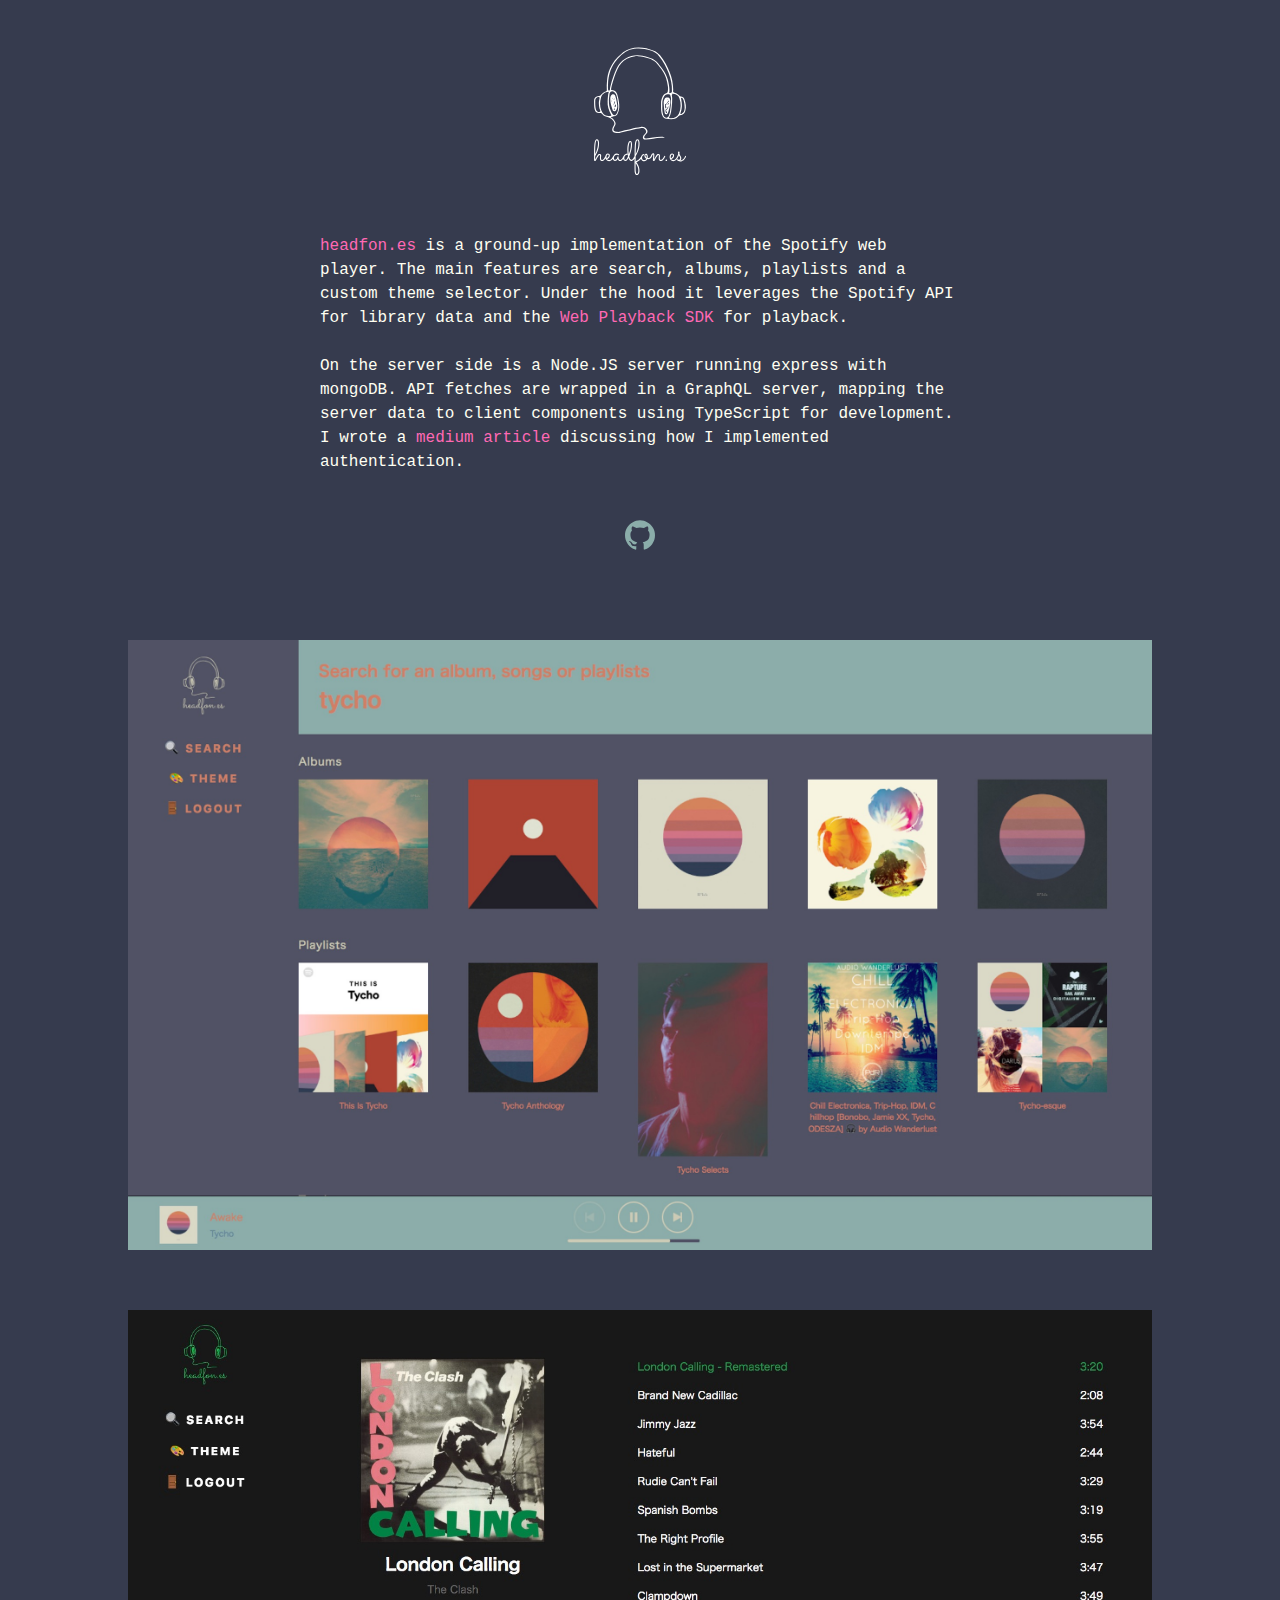
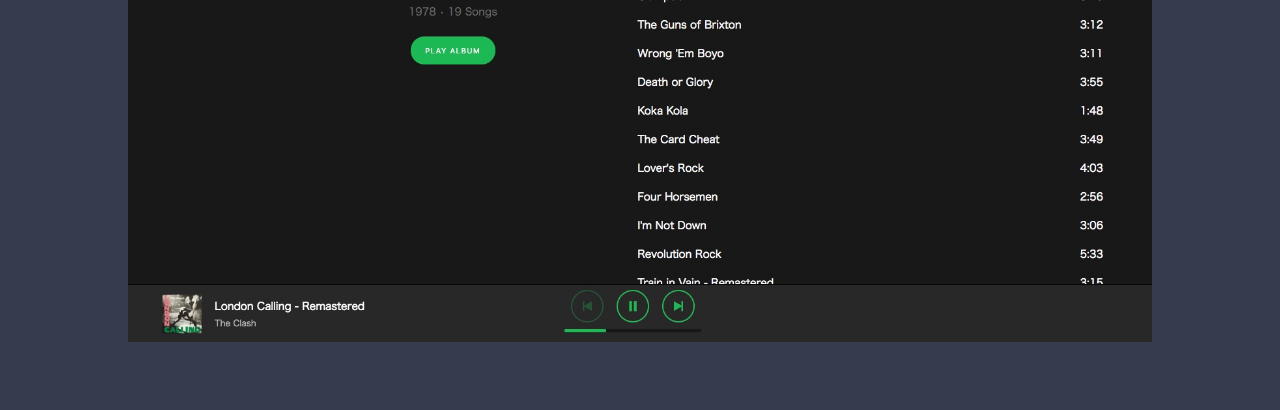
<file: portfolio.html>
<!doctype html>
<html lang="en">

<head>
  <meta charset='utf-8'>
  <title>Mike Wilcox Portfolio</title>
  <meta http-equiv='X-UA-Compatible' content='IE=edge'>
  <meta name='description' content='Links and info for Mike Wilcox'>
  <meta name='viewport' content='width=device-width, initial-scale=1'>
  <link rel='canonical' href='https://mikewilcox.im/'>
  <link rel='manifest' href='manifest.json'>
  <meta name='mobile-web-app-capable' content='yes'>
  <meta name='apple-mobile-web-app-capable' content='yes'>
  <meta name='application-name' content='Mike Wilcox'>
  <meta name='apple-mobile-web-app-status-bar-style' content='black'>
  <meta name='apple-mobile-web-app-title' content='Mike Wilcox'>
  <link rel='icon sizes=192x192' href='mw.png'>
  <link rel='apple-touch-icon' href='mw.png'>
  <meta name='msapplication-TileImage' content='mw.png'>
  <meta name='msapplication-TileColor' content='#808d93'>
  <meta name='theme-color' content='#808d93'>
  <meta property='og:title' content='Mike Wilcox'>
  <meta property='og:type' content='website'>
  <meta property='og:image' content='https://mikewilcox.im/mw.png'>
  <meta property='og:url' content='https://mikewilcox.im/'>
  <meta property='og:description' content='Links and info for Mike Wilcox'>
  <meta name='twitter:card' content='summary'>
  <meta name='twitter:url' content='https://mikewilcox.im/'>
  <meta name='twitter:title' content='Mike Wilcox'>
  <meta name='twitter:description' content='Links and info for Mike Wilcox'>
  <meta name='twitter:image' content='https://mikewilcox.im/mw.png'>
  <meta name='twitter:creator' content='@infil00ps'>
  <link href="https://fonts.googleapis.com/css?family=Poller+One" rel="stylesheet">
  <link rel='stylesheet' href='portfolio.css'>
</head>

<body>
  <div class="piece">
    <svg class="headfones-logo" xmlns="http://www.w3.org/2000/svg" xmlns:xlink="http://www.w3.org/1999/xlink" version="1.1"
      width="100%" viewBox="0 10 90 160">

      <g>
        <defs id="SvgjsDefs3567" />
        <g id="SvgjsG3568" featureKey="root" fill="#fff" />
        <g id="SvgjsG3569" featureKey="symbol1" fill="#fff" transform="matrix(0.7582114353652567,0,0,0.7582114353652567,6.599465719447787,36.967152089278656)">
          <g xmlns="http://www.w3.org/2000/svg">
            <path d="M21.3,73.9c0.2,0.7,0.7,0.8,1,1c1.8,1,2.7,2.6,3.5,4.3c0.6,1.2,0.3,2.5-0.4,3.6c-0.6,0.9-1,1.9-1.3,2.8   c-0.5,1.7,0.3,3,2.4,3.2c1.6,0.2,3.1,0.3,4.7-0.2c2.8-0.9,5.6-1.6,8.5-2c0.6-0.1,1.3-0.2,1.9-0.5c3.1-1.2,6.5-1.4,9.7-2.1   c2.5-0.6,5.3,0.6,6.4,2.7c0.8,1.3,0.6,2.7-0.4,3.9c-0.5,0.5-1,1-1.5,1.6c-0.3,0.4-0.6,0.8-0.7,1.2c-0.6,1.7,0.1,2.2,1.8,2.1   c2.3-0.2,4.6-0.4,6.8-0.9c2.7-0.6,5.4-0.7,8.2-0.8c1.7-0.1,2.3,0.1,3.4,0.9c-0.3,0.5-0.8,0.3-1.2,0.2c-3.5-0.2-6.9,0.1-10.3,0.8   c-2.4,0.5-4.8,0.7-7.2,0.9c-2.5,0.2-3.5-0.9-2.9-3.1c0.3-1.1,1.3-1.8,2-2.7c0.5-0.5,1-1,1.1-1.7c0.4-2.3-2.2-4.7-4.8-4.1   c-2.9,0.6-6,0.9-8.8,1.8c-1.7,0.6-3.5,1-5.3,1.2c-2.2,0.3-4.3,1-6.4,1.6c-2,0.7-4,0.6-6,0.1c-2.3-0.6-3.3-2.3-2.6-4.3   c0.3-0.8,0.6-1.5,1-2.2c1.8-2.5,1.1-4.3-0.8-6.3c-1.5-1.6-3.6-2.8-6.1-3.2c-2-0.3-3.5-1.5-4.6-3c-0.5-0.6-0.8-1-1.9-0.8   c-2.8,0.4-4.6-0.6-5.3-3.1c-0.7-2.4-0.6-4.9-0.7-7.3c0-0.6,0-1.1,0-1.7C4.3,55,6.1,53,9.4,52.8c0.9-0.1,1.5-0.3,1.9-0.9   c1.2-1.6,2.8-3,5-3.6c1-0.3,1.1-0.9,1-1.6c-0.2-3-0.1-5.9,0.2-8.9c0.3-4.3,1.2-8.5,3-12.5c2.5-5.7,6.3-10.9,11.6-15   c0.5-0.4,1.1-0.8,1.6-1.3c4.4-3.4,9.6-4.9,15.5-5c5.4,0,10.5,1.2,15.3,3.3C67,8.3,69.1,10,70.8,12c4.5,5.4,7.5,11.4,9.9,17.6   c2.1,5.3,3.1,10.9,3.3,16.5c0,0.2,0,0.5,0,0.7c-0.2,2.2-0.2,2.2,2.2,3c1.7,0.6,3,1.6,4.1,2.8c0.4,0.4,0.7,0.7,1.4,0.8   c1.8,0.1,3,1,3.5,2.4c1.3,3.9,2.3,7.9,1,11.9c-0.7,2.3-2,4.4-5.3,4.5c-0.4,0-0.7,0.2-1,0.5c-0.4,0.3-0.8,0.6-1.1,1   c-1.8,1.8-4.1,2.5-6.8,2.5c-1.6,0-3.3-0.2-4.9-0.4c-1.9-0.2-3.2-1.5-3.9-3.1c-1.1-2.4-1.3-5-1.4-7.6c-0.1-1.8,0.1-3.5,0-5.3   c-0.1-2.3,0.7-4.4,1.6-6.5c0.6-1.5,1.9-2.6,3.6-3.2c0.9-0.3,1.2-0.8,1.5-1.6c0.5-1.7,0.4-3.4,0.2-5.1c-0.4-2.8-0.9-5.6-1.8-8.4   c-1.4-4.4-4-8.3-7.1-12c-1.3-1.5-2.3-3.2-3.9-4.5c-1.8-1.5-3.8-2.7-6.1-3.4c-3.6-1.1-7.2-2.2-11-2.3c-1.1,0-2.1-0.1-3.1,0.1   c-2.9,0.5-5.7,1.2-8.2,2.6c-4.5,2.5-7.5,6-9.4,10.2c-2.5,5.4-4.3,11-5.8,16.7c-0.3,1.1-0.5,2.2-0.7,3.4c-0.1,0.5-0.1,1,0.8,1.1   c3.3,0.3,4.8,2.3,5.5,4.7c1.2,4.3,2.2,8.6,1.9,13c-0.2,2.2-0.8,4.3-1.8,6.3c-0.7,1.4-2,2.3-3.8,2.2C23.2,73.3,22.3,73.7,21.3,73.9z    M18.5,41.5c-0.1,1.5-0.1,3.3,0.1,5c0.1,0.5,0.1,0.9,0.9,0.9c0.6,0,0.9-0.3,0.9-0.9c0-1.5,0.4-3,0.8-4.5c1.5-5.6,3.3-11.1,5.8-16.5   c1.9-4.2,4.8-7.8,9.2-10.4c5.2-3,10.8-3.9,16.9-2.7c2.2,0.4,4.3,1.2,6.4,1.7c3,0.7,5.4,2.2,7.6,4.1c1.2,1.1,2.2,2.4,3.2,3.7   c5.1,5.9,8.6,12.3,9.4,19.7c0.3,2.3,0.7,4.6,0.5,7c0,0.4-0.5,0.9,0,1.3c0.5,0.3,1-0.2,1.5-0.3c1-0.2,1-0.9,1-1.6   c0.4-6.3-1.1-12.3-3.3-18.2c-2.3-6-5.1-11.9-9.6-17c-2-2.3-4.4-4.3-7.5-5.3c-2.3-0.8-4.6-1.4-7-1.9c-3.5-0.7-7-0.8-10.5-0.2   c-3.1,0.5-6.1,1.4-8.6,3.1c-3,2.1-5.8,4.4-8.2,7.1c-3.1,3.5-5.5,7.4-7,11.6C19.4,31.7,18.5,36.4,18.5,41.5z M82.6,50.7   c0.1,0.5,0.7,0.7,0.4,1c-0.7,0.7-0.2,1.4-0.1,2.1C83,54.4,83,55,83,55.5c0.1,2.8-0.2,5.6-0.5,8.3c-0.4,3.5-0.6,7.1-2.5,10.3   c-0.3,0.5-0.2,0.9,0.5,1c0.4,0.1,0.9,0.2,1.3,0.2c3.8-0.2,6.7-1.7,8-4.8c2.1-5,2.3-10.1,0.5-15.2C89.2,52,86.6,50.5,82.6,50.7z    M19.3,48.7c-4.1,0.1-7.4,2.8-8,6.5c-0.1,0.8-0.4,1.6-0.5,2.4c-0.7,4.2,0,8.3,2.2,12.1c1.5,2.6,4.7,3.8,7.7,3.2   c1.4-0.3,1.4-0.3,0.8-1.4c-2.3-4.2-3.7-8.6-3.4-13.3C18.4,55,18.3,51.9,19.3,48.7z M19.4,56.9c0,4.1,0.3,7.8,2.1,11.3   c0.5,1,0.9,2.2,1.7,3.1c0.9,1.1,2.3,1.2,3.3,0.2c0.3-0.3,0.5-0.7,0.7-1c1.3-2.3,1.7-4.8,1.6-7.3c-0.1-3.5-0.9-7-1.7-10.5   c-0.3-1.2-0.9-2.4-1.9-3.4c-2.1-1.9-4.1-1.6-5,0.9c-0.1,0.3-0.2,0.5-0.2,0.8C19.7,53.1,19.5,55.2,19.4,56.9z M73.1,63.1   c-0.1,2.5,0,5.3,0.7,8c0.4,1.4,1,2.6,2.5,3.3c0.3,0.2,0.7,0.4,1.1,0.2c0.8-0.4,1.8-0.7,2.1-1.7c0.4-1.2,1-2.4,1.2-3.6   c0.8-4.7,1.2-9.5,1.1-14.3c0-0.9-0.4-1.7-0.6-2.5c-0.3-1-1-1.4-2.2-1.4c-1.2,0-2.3,0.3-3.2,1.1c-0.8,0.7-1.2,1.6-1.6,2.5   C73,57.3,73,60,73.1,63.1z M8.6,53.9c-0.6,0-1.3,0.3-1.9,0.9c-0.6,0.7-1,1.5-1,2.4c-0.1,3-0.1,6,0.6,9c0.2,0.9,0.7,1.7,1.5,2.3   c0.8,0.6,1.8,0.7,2.5,0.3c1-0.5,0.4-1.3,0.2-1.8c-0.9-2.2-1.1-4.6-1.2-6.9C9.2,58.4,9.8,56.7,10,55C10.1,54.1,9.9,53.9,8.6,53.9z    M95.5,63.8c0-2-0.4-4.2-1-6.4c-0.2-0.6-0.3-1.1-0.7-1.6c-0.4-0.5-0.9-1.3-1.6-1c-0.7,0.3-0.2,1-0.1,1.5c0.5,3,1,6,0.4,9   c-0.3,1.6-0.6,3.3-1.2,4.8c-0.1,0.3-0.2,0.6,0.1,0.8c0.3,0.2,0.6,0.1,0.9,0c0.6-0.3,1-0.7,1.5-1.1C95.3,68.1,95.6,66.2,95.5,63.8z" />
            <path d="M20.8,56.1c0-1.2,0-2.4,0.7-3.5c0.5-0.8,1.1-1.4,2.3-1.4c1.2,0,1.7,0.8,2,1.7c0.7,2,1.1,4,1.5,6c0.2,1.2,0.3,2.4,0.5,3.5   c0.2,1.5-0.2,2.8-0.8,4.2c-0.4,0.8-0.9,1.6-2.1,1.6c-1.2,0-1.7-0.8-1.9-1.7C21.9,63.1,20.7,59.7,20.8,56.1z M25,64   c0.4-0.5,1.7,0.2,1.5-1c-0.1-0.7,0-0.8-0.6-1.8C25.5,62.2,25.1,63.1,25,64c-0.2,0.7-0.4,1.4-0.6,2.1c-0.1,0.3-0.1,0.6,0.3,0.7   c0.2,0.1,0.4,0.1,0.5,0c0.3-0.2,0.3-0.4,0.1-0.7C24.6,65.5,24.9,64.8,25,64z M25.5,57.8c-0.8,1.4-1.4,2.9-1.3,4.5   C24.2,60.8,26.2,59.6,25.5,57.8z M24.9,55.4c-0.6,0.3-0.6,0.7-0.7,1.3C24.8,56.3,25.2,56.1,24.9,55.4z M22.2,58.7   c0.3-0.5,0.6-0.8,0.3-1.2C21.9,57.8,22.1,58.1,22.2,58.7z M23.4,54.7c-0.1,0.4-0.6,0.6-0.2,1.1C23.3,55.5,23.6,55.1,23.4,54.7z" />
            <path d="M81.1,59.6c-0.3,3.3-1,6.5-2.1,9.7c-0.5,1.5-1.4,2.2-2.2,2c-1.3-0.3-1.4-1.4-1.5-2.4c-0.3-2.6-0.8-5.2-0.8-7.8   c-0.1-1.9-0.1-3.9,1.1-5.7c0.6-0.9,1.4-1.2,2.6-1.1c1.2,0.1,2,0.3,2.4,1.4C81.1,57,81.2,58.3,81.1,59.6z M76,59.8   c-0.5,1.8-0.1,3.5,0.2,5.5c0.7-0.6,1.4-1.2,0.8-1.7c-0.9-0.8-0.4-1.4,0.1-2.1c0.8-1.1,1.3-2.3,2.5-3.2c0.2-0.2,0.3-0.5-0.1-0.9   c-0.8,1-1.5,2-2.2,3c-0.3,0.4-0.4,1-1.1,0.8c-0.7-0.2-0.2-0.8-0.2-1.2C76,59.9,76,59.8,76,59.8z M79.1,63.1c-1,1.2-1.1,2.8-2.7,3.5   c0,0,0,0.1-0.1,0.2c-0.1,1,0.1,2,0.4,3c0.1,0.2,0.4,0.3,0.6,0.2c0.6-0.2,0.8-1.2,0.3-1.4c-1.2-0.4-0.8-1-0.4-1.6   c0.5-0.7,1-1.4,1.5-2.2C79.1,64.3,79.5,63.8,79.1,63.1z M79.5,59.6c-0.5,0.8-1,1.3-1.2,2.2C79.3,61.2,80,60.8,79.5,59.6z    M78.2,56.9c0.5-0.2,0.8-0.4,0.8-0.9C78.6,56.2,78.4,56.4,78.2,56.9z" />
          </g>
        </g>
        <g id="SvgjsG3570" featureKey="text1" fill="#fff" transform="matrix(1.1505843669523985,0,0,1.1505843669523985,9.539259541756682,98.78627714130785)">
          <path d="M1.1426 23.154295 q0.15625 -0.33203125 0.361328125 -0.7177734375 t0.43945 -0.79102 t0.49805 -0.80566 t0.54688 -0.75195 q0.283203125 -0.341796875 0.5712890625 -0.4931640625 t0.54199 -0.15137 t0.44434 0.10254 t0.3125 0.27832 t0.18555 0.41016 t0.063477 0.50781 q0 0.224609375 -0.0439453125 0.6005859375 t-0.043945 0.78613 q0 0.234375 0.0244140625 0.4638671875 t0.087891 0.41016 t0.19043 0.29297 t0.33203 0.1123 q0.234375 0 0.46875 -0.1318359375 t0.45898 -0.35156 t0.42969 -0.48828 t0.37109 -0.53711 t0.29297 -0.51758 t0.20508 -0.41504 q0.09765625 -0.224609375 0.341796875 -0.224609375 q0.166015625 0 0.263671875 0.1171875 t0.097656 0.25391 q0 0.078125 -0.029296875 0.146484375 q-0.0390625 0.078125 -0.1513671875 0.322265625 t-0.30273 0.56641 t-0.44434 0.67383 t-0.56152 0.64941 t-0.66406 0.48828 t-0.74707 0.19043 q-0.44921875 0 -0.72265625 -0.1904296875 t-0.4248 -0.4834 t-0.20508 -0.6543 t-0.053711 -0.70313 q0 -0.17578125 0.0146484375 -0.3759765625 t0.03418 -0.39551 t0.03418 -0.36621 t0.014648 -0.28809 q0 -0.302734375 -0.0830078125 -0.41015625 t-0.19043 -0.10742 q-0.15625 0 -0.3564453125 0.1806640625 t-0.41992 0.47363 t-0.43945 0.65918 t-0.4248 0.72754 t-0.37109 0.68848 t-0.27344 0.54199 q-0.205078125 0.41015625 -0.4150390625 0.5517578125 t-0.37598 0.1416 q-0.302734375 0 -0.4638671875 -0.2392578125 t-0.16113 -0.58105 l0 -0.61523 q0 -1.845703125 0.0048828125 -3.520507813 t0.048828 -3.1152 t0.14648 -2.6074 t0.30762 -1.9922 t0.52246 -1.2744 t0.7959 -0.44922 q0.41015625 0 0.693359375 0.224609375 t0.45898 0.61035 t0.25391 0.89844 t0.078125 1.0791 q0 1.15234375 -0.2099609375 2.260742188 t-0.56152 2.1631 t-0.82031 2.0557 t-0.98633 1.9482 l0 0.41992 l0 0.48828 l0 0.45898 l0 0.3418 z M1.1426 19.550775 q0.41015625 -0.8984375 0.7470703125 -1.752929688 t0.57617 -1.7041 t0.37598 -1.7236 t0.13672 -1.8213 q0 -0.15625 -0.0146484375 -0.498046875 t-0.087891 -0.69336 t-0.22461 -0.61523 t-0.4248 -0.26367 q-0.21484375 0 -0.37109375 0.2880859375 t-0.27344 0.78125 t-0.19531 1.1475 t-0.12695 1.3867 t-0.073242 1.5039 t-0.03418 1.499 t-0.0097656 1.3623 l0 1.1035 z M9.052765625 22.910175 q0.205078125 0.283203125 0.52734375 0.4541015625 t0.79102 0.1709 q0.478515625 0 0.869140625 -0.2294921875 t0.71289 -0.60059 t0.57617 -0.83008 t0.45898 -0.91797 q0.048828125 -0.107421875 0.13671875 -0.1611328125 t0.19531 -0.053711 q0.166015625 0 0.2685546875 0.1171875 t0.10254 0.25391 q0 0.048828125 -0.009765625 0.0830078125 t-0.029297 0.073242 q-0.673828125 1.484375 -1.469726563 2.236328125 t-1.8018 0.77148 q-0.64453125 0 -1.11328125 -0.2490234375 t-0.77148 -0.64453 t-0.44922 -0.89355 t-0.14648 -0.99609 t0.12207 -0.91797 t0.35156 -0.73242 t0.54688 -0.48828 t0.69824 -0.17578 q0.224609375 0 0.4443359375 0.0927734375 t0.39551 0.26367 t0.2832 0.41504 t0.10742 0.55664 q0 0.400390625 -0.13671875 0.751953125 t-0.37598 0.6543 t-0.57129 0.55664 t-0.71289 0.43945 z M8.759765625 22.275375 q0.302734375 -0.126953125 0.5517578125 -0.322265625 t0.4248 -0.42969 t0.27344 -0.49316 t0.097656 -0.52246 q0 -0.29296875 -0.146484375 -0.4443359375 t-0.3418 -0.15137 q-0.263671875 0 -0.44921875 0.146484375 t-0.30273 0.38086 t-0.1709 0.52246 t-0.053711 0.57129 q0 0.17578125 0.0341796875 0.37109375 t0.083008 0.37109 z M20.5370875 21.259775 q-0.0390625 0.078125 -0.1611328125 0.3271484375 t-0.3125 0.57129 t-0.44434 0.67383 t-0.56641 0.64453 t-0.67383 0.4834 t-0.76172 0.19043 q-0.56640625 0 -0.9521484375 -0.361328125 t-0.56152 -0.9082 q-0.33203125 0.556640625 -0.791015625 0.8837890625 t-0.91797 0.32715 q-0.361328125 0 -0.654296875 -0.1318359375 t-0.49805 -0.37109 t-0.31738 -0.56152 t-0.1123 -0.70313 q0 -0.76171875 0.2587890625 -1.342773438 t0.65918 -0.97168 t0.88379 -0.58594 t0.93262 -0.19531 q0.302734375 0 0.556640625 0.0830078125 t0.43457 0.18066 t0.27832 0.18066 t0.10742 0.092773 q0.107421875 0.126953125 0.107421875 0.263671875 q0 0.146484375 -0.107421875 0.2587890625 t-0.25391 0.1123 q-0.15625 0 -0.263671875 -0.107421875 q-0.01953125 -0.01953125 -0.087890625 -0.0732421875 t-0.18555 -0.1123 t-0.27832 -0.10254 t-0.36621 -0.043945 q-0.302734375 0 -0.64453125 0.13671875 t-0.625 0.4248 t-0.47363 0.72266 t-0.19043 1.0303 q0 0.185546875 0.0390625 0.3759765625 t0.13672 0.34668 t0.26367 0.25391 t0.41016 0.097656 q0.17578125 0 0.4052734375 -0.1171875 t0.43945 -0.36133 t0.38086 -0.61523 t0.23926 -0.87891 q0.01953125 -0.13671875 0.126953125 -0.2294921875 t0.25391 -0.092773 q0.13671875 0 0.2392578125 0.107421875 t0.1123 0.24414 q0.009765625 0.185546875 0.0390625 0.5224609375 t0.13184 0.66895 t0.30762 0.57617 t0.56641 0.24414 q0.234375 0 0.4638671875 -0.126953125 t0.44922 -0.33691 t0.41992 -0.47852 t0.36621 -0.54199 t0.29297 -0.52734 t0.21484 -0.43945 q0.048828125 -0.107421875 0.1416015625 -0.166015625 t0.2002 -0.058594 q0.166015625 0 0.2685546875 0.1220703125 t0.10254 0.25879 q0 0.068359375 -0.029296875 0.13671875 z M23.6523875 21.142575 q0.478515625 2.255859375 1.38671875 2.255859375 q0.3515625 0 0.673828125 -0.2587890625 t0.60059 -0.63477 t0.49316 -0.7959 t0.35156 -0.73242 q0.09765625 -0.234375 0.341796875 -0.234375 q0.15625 0 0.263671875 0.1171875 t0.10742 0.25391 q0 0.078125 -0.029296875 0.13671875 q-0.068359375 0.166015625 -0.2001953125 0.4443359375 t-0.32227 0.5957 t-0.4248 0.64941 t-0.51758 0.5957 t-0.60059 0.43457 t-0.66895 0.1709 q-0.654296875 0 -1.123046875 -0.4541015625 t-0.81055 -1.499 q-0.46875 0.99609375 -0.947265625 1.4453125 t-1.0352 0.44922 q-0.29296875 0 -0.56640625 -0.0927734375 t-0.47852 -0.30762 t-0.33203 -0.55176 t-0.12695 -0.8252 q0 -0.673828125 0.234375 -1.240234375 t0.60547 -0.97168 t0.8252 -0.62988 t0.90332 -0.22461 q0.146484375 0 0.25390625 0.1025390625 t0.10742 0.25879 q0 0.13671875 -0.087890625 0.244140625 t-0.23438 0.12695 q-0.29296875 0.0390625 -0.625 0.185546875 t-0.61035 0.4248 t-0.45898 0.70801 t-0.18066 1.0254 q0 0.48828125 0.2001953125 0.76171875 t0.58105 0.27344 q0.15625 0 0.33203125 -0.0830078125 t0.37598 -0.32715 t0.43945 -0.69336 t0.53223 -1.1816 q-0.166015625 -0.859375 -0.302734375 -1.982421875 t-0.13672 -2.5098 q0 -0.60546875 0.0390625 -1.264648438 t0.12695 -1.2891 t0.23438 -1.1963 t0.35645 -0.99609 t0.49316 -0.67871 t0.64453 -0.24902 q0.322265625 0 0.546875 0.17578125 t0.36621 0.48828 t0.20996 0.75195 t0.068359 0.9668 q0 1.1328125 -0.1953125 2.265625 t-0.4834 2.168 t-0.61035 1.9141 t-0.58594 1.5137 z M24.7948875 13.271375 q0 -0.244140625 -0.0146484375 -0.52734375 t-0.068359 -0.53223 t-0.1416 -0.41504 t-0.23438 -0.16602 q-0.244140625 0 -0.4541015625 0.4296875 t-0.36621 1.1279 t-0.24902 1.582 t-0.092773 1.7822 q0 0.859375 0.068359375 1.71875 t0.15625 1.5332 q0.283203125 -0.751953125 0.537109375 -1.547851563 t0.44434 -1.626 t0.30273 -1.6748 t0.1123 -1.6846 z M27.929675 24.462895 q0.72265625 -0.322265625 1.313476563 -0.7421875 t1.0547 -0.88379 t0.79102 -0.94727 t0.52246 -0.92285 q0.087890625 -0.21484375 0.33203125 -0.21484375 q0.166015625 0 0.2685546875 0.1123046875 t0.10254 0.24902 q0 0.078125 -0.029296875 0.146484375 q-0.21484375 0.478515625 -0.546875 0.9912109375 t-0.80566 1.0059 t-1.1084 0.95215 t-1.4551 0.83984 q0.52734375 0.546875 0.91796875 1.215820313 t0.64941 1.3916 t0.39063 1.46 t0.13184 1.4111 q0 0.615234375 -0.1123046875 1.157226563 t-0.33203 0.94238 t-0.53223 0.62988 t-0.71289 0.22949 q-0.5859375 0 -0.908203125 -0.4345703125 t-0.47363 -1.2012 t-0.17578 -1.8066 t-0.024414 -2.2607 l0 -1.4111 t0.0048828 -1.7285 t0.0097656 -1.9336 t0.014648 -2.0264 t0.019531 -1.9971 t0.029297 -1.8604 q0.029296875 -1.6796875 0.1171875 -2.998046875 t0.2832 -2.2266 t0.53223 -1.3818 t0.85449 -0.47363 q0.41015625 0 0.693359375 0.2294921875 t0.45898 0.61523 t0.25391 0.90332 t0.078125 1.084 q0 1.19140625 -0.205078125 2.3046875 t-0.55664 2.1582 t-0.8252 2.041 t-1.0107 1.9629 l0 0.86426 l0 0.92773 t-0.0048828 0.88867 t-0.0048828 0.7373 z M27.958975 19.540975 q0.400390625 -0.751953125 0.7373046875 -1.586914063 t0.58105 -1.7236 t0.38086 -1.8164 t0.13672 -1.8652 q0 -0.46875 -0.0439453125 -0.849609375 t-0.13672 -0.64941 t-0.23438 -0.41992 t-0.32715 -0.15137 q-0.1953125 0 -0.341796875 0.234375 t-0.25391 0.625 t-0.18066 0.89844 t-0.12207 1.0596 t-0.078125 1.1035 t-0.043945 1.0352 t-0.019531 0.85449 t-0.0048828 0.55664 q-0.009765625 0.390625 -0.0146484375 0.693359375 t-0.014648 0.5957 t-0.014648 0.625 t-0.0048828 0.78125 z M27.929675 25.664075 q0 0.615234375 -0.0048828125 1.147460938 t-0.0048828 0.97168 q0 0.908203125 0.009765625 1.796875 t0.092773 1.5967 t0.25391 1.1426 t0.49316 0.43457 q0.29296875 0 0.478515625 -0.263671875 t0.28809 -0.625 t0.1416 -0.7373 t0.039063 -0.61035 q0 -0.595703125 -0.1123046875 -1.25 t-0.3418 -1.2939 t-0.56152 -1.2354 t-0.77148 -1.0742 z M36.113234375 22.910175 q-0.244140625 0 -0.4296875 -0.0390625 q-0.146484375 0.29296875 -0.3515625 0.5419921875 t-0.47363 0.43457 t-0.60059 0.29297 t-0.72266 0.10742 q-0.458984375 0 -0.83984375 -0.1611328125 t-0.66406 -0.44922 t-0.43945 -0.69336 t-0.15625 -0.89355 q0 -0.625 0.224609375 -1.088867188 t0.51758 -0.77148 t0.58594 -0.45898 t0.43945 -0.15137 q0.166015625 0 0.2490234375 0.087890625 t0.083008 0.23438 q0 0.166015625 -0.1025390625 0.2490234375 t-0.25879 0.16113 t-0.33203 0.21973 t-0.32715 0.35645 t-0.24902 0.50781 t-0.097656 0.6543 q0 0.322265625 0.09765625 0.6005859375 t0.2832 0.47852 t0.43945 0.3125 t0.56641 0.1123 q0.556640625 0 0.9228515625 -0.2587890625 t0.56152 -0.65918 q-0.576171875 -0.302734375 -0.947265625 -0.859375 t-0.37109 -1.25 q0 -0.556640625 0.2685546875 -0.908203125 t0.70801 -0.35156 q0.263671875 0 0.498046875 0.126953125 t0.41504 0.40039 t0.28809 0.70313 t0.10742 1.0254 q0 0.3125 -0.078125 0.654296875 q0.05859375 0.009765625 0.1171875 0.009765625 l0.12695 0 q0.33203125 0 0.595703125 -0.078125 t0.47852 -0.23438 t0.38574 -0.40039 t0.32715 -0.56641 q0.029296875 -0.05859375 0.126953125 -0.1123046875 t0.19531 -0.053711 q0.126953125 0 0.2392578125 0.1025390625 t0.1123 0.26855 q0 0.078125 -0.0390625 0.1708984375 t-0.078125 0.1709 q-0.166015625 0.29296875 -0.3857421875 0.5615234375 t-0.51758 0.46875 t-0.66895 0.31738 t-0.83008 0.10742 z M34.443334375 20.449175 q0 0.185546875 0.048828125 0.390625 t0.15137 0.40527 t0.25391 0.38086 t0.35645 0.30762 q0.029296875 -0.205078125 0.029296875 -0.400390625 q0 -0.263671875 -0.0390625 -0.537109375 t-0.1123 -0.50293 t-0.18066 -0.37109 t-0.25391 -0.1416 q-0.05859375 0 -0.15625 0.087890625 t-0.097656 0.38086 z M40.09769375 23.105465 q0.15625 -0.322265625 0.361328125 -0.7080078125 t0.43945 -0.78125 t0.49316 -0.78613 t0.54199 -0.74219 q0.283203125 -0.341796875 0.5712890625 -0.4931640625 t0.54199 -0.15137 q0.5078125 0 0.751953125 0.37109375 t0.24414 0.91797 q0 0.126953125 -0.0146484375 0.3076171875 t-0.029297 0.38574 t-0.029297 0.41504 t-0.014648 0.39551 q0 0.234375 0.0244140625 0.44921875 t0.092773 0.37598 t0.19531 0.25391 t0.33203 0.092773 q0.37109375 0 0.72265625 -0.2880859375 t0.64941 -0.68359 t0.51758 -0.80566 t0.32715 -0.66406 q0.048828125 -0.107421875 0.1416015625 -0.166015625 t0.2002 -0.058594 q0.166015625 0 0.2685546875 0.1220703125 t0.10254 0.25879 q0 0.068359375 -0.029296875 0.13671875 q-0.0390625 0.078125 -0.15625 0.322265625 t-0.30762 0.56152 t-0.44434 0.67383 t-0.56152 0.64941 t-0.66406 0.48828 t-0.74707 0.19531 q-0.439453125 0 -0.712890625 -0.1708984375 t-0.42969 -0.44922 t-0.20996 -0.61523 t-0.053711 -0.67871 q0 -0.146484375 0.0146484375 -0.33203125 t0.039063 -0.39063 t0.039063 -0.41016 t0.014648 -0.39063 q0 -0.3125 -0.09765625 -0.4248046875 t-0.17578 -0.1123 q-0.15625 0 -0.3564453125 0.1806640625 t-0.41992 0.47363 t-0.44922 0.65918 t-0.42969 0.72754 t-0.37109 0.68848 t-0.26855 0.54199 q-0.1953125 0.41015625 -0.390625 0.5517578125 t-0.40039 0.1416 q-0.283203125 0 -0.4541015625 -0.1708984375 t-0.1709 -0.4834 q0 -0.068359375 0.01953125 -0.2685546875 t0.048828 -0.47852 t0.058594 -0.60059 t0.058594 -0.63965 t0.048828 -0.59082 t0.019531 -0.45898 q0 -0.244140625 -0.01953125 -0.46875 t-0.078125 -0.27344 q-0.087890625 0.029296875 -0.3125 0.3662109375 t-0.57617 1.1865 q-0.048828125 0.107421875 -0.146484375 0.166015625 t-0.20508 0.058594 q-0.166015625 0 -0.263671875 -0.1123046875 t-0.097656 -0.25879 q0 -0.068359375 0.029296875 -0.146484375 q0.439453125 -1.044921875 0.8251953125 -1.538085938 t0.7666 -0.49316 q0.224609375 0 0.380859375 0.1123046875 t0.24902 0.29785 t0.13672 0.41016 t0.043945 0.45898 q0 0.17578125 -0.0244140625 0.546875 t-0.063477 0.7959 t-0.073242 0.84473 t-0.063477 0.70313 z M48.779278125 23.701175 q0 0.224609375 -0.1513671875 0.3759765625 t-0.37598 0.15137 t-0.37598 -0.15137 t-0.15137 -0.37598 q0 -0.21484375 0.1513671875 -0.3662109375 t0.37598 -0.15137 t0.37598 0.15137 t0.15137 0.36621 z M51.591828125 22.910175 q0.205078125 0.283203125 0.52734375 0.4541015625 t0.79102 0.1709 q0.478515625 0 0.869140625 -0.2294921875 t0.71289 -0.60059 t0.57617 -0.83008 t0.45898 -0.91797 q0.048828125 -0.107421875 0.13671875 -0.1611328125 t0.19531 -0.053711 q0.166015625 0 0.2685546875 0.1171875 t0.10254 0.25391 q0 0.048828125 -0.009765625 0.0830078125 t-0.029297 0.073242 q-0.673828125 1.484375 -1.469726563 2.236328125 t-1.8018 0.77148 q-0.64453125 0 -1.11328125 -0.2490234375 t-0.77148 -0.64453 t-0.44922 -0.89355 t-0.14648 -0.99609 t0.12207 -0.91797 t0.35156 -0.73242 t0.54688 -0.48828 t0.69824 -0.17578 q0.224609375 0 0.4443359375 0.0927734375 t0.39551 0.26367 t0.2832 0.41504 t0.10742 0.55664 q0 0.400390625 -0.13671875 0.751953125 t-0.37598 0.6543 t-0.57129 0.55664 t-0.71289 0.43945 z M51.298828125 22.275375 q0.302734375 -0.126953125 0.5517578125 -0.322265625 t0.4248 -0.42969 t0.27344 -0.49316 t0.097656 -0.52246 q0 -0.29296875 -0.146484375 -0.4443359375 t-0.3418 -0.15137 q-0.263671875 0 -0.44921875 0.146484375 t-0.30273 0.38086 t-0.1709 0.52246 t-0.053711 0.57129 q0 0.17578125 0.0341796875 0.37109375 t0.083008 0.37109 z M56.61135 20.371075 q-0.05859375 0.15625 -0.1416015625 0.3515625 t-0.19043 0.41016 q-0.087890625 0.166015625 -0.1806640625 0.2587890625 t-0.23926 0.092773 q-0.166015625 0 -0.263671875 -0.1025390625 t-0.097656 -0.23926 q0 -0.048828125 0.009765625 -0.0830078125 t0.048828 -0.1123 q0.25390625 -0.48828125 0.3759765625 -0.8544921875 t0.2002 -0.7666 q-0.068359375 -0.224609375 -0.09765625 -0.380859375 t-0.029297 -0.32227 q0 -0.322265625 0.13671875 -0.5224609375 t0.38086 -0.2002 q0.224609375 0 0.3564453125 0.1953125 t0.13184 0.47852 q0 0.15625 -0.029296875 0.3125 t-0.078125 0.39063 q0.224609375 0.556640625 0.44921875 0.986328125 t0.40039 0.78613 t0.28809 0.66895 t0.1123 0.625 q0 0.41015625 -0.166015625 0.78125 t-0.54688 0.625 q0.048828125 0.009765625 0.09765625 0.009765625 l0.097656 0 q0.556640625 0 1.025390625 -0.25390625 t0.84473 -0.65918 t0.66895 -0.89844 t0.50781 -0.98145 q0.09765625 -0.224609375 0.2734375 -0.224609375 q0.166015625 0 0.2587890625 0.1171875 t0.092773 0.25391 q0 0.078125 -0.029296875 0.146484375 q-0.107421875 0.263671875 -0.2783203125 0.6005859375 t-0.41016 0.69336 t-0.55176 0.69824 t-0.69824 0.61035 t-0.84473 0.42969 t-1.0059 0.16113 q-0.654296875 0 -1.215820313 -0.2294921875 t-0.91309 -0.75684 q-0.05859375 -0.087890625 -0.05859375 -0.185546875 q0 -0.146484375 0.1123046875 -0.2587890625 t0.25879 -0.1123 q0.15625 0 0.263671875 0.107421875 q0.009765625 0.01953125 0.068359375 0.0634765625 t0.1416 0.097656 t0.19531 0.092773 t0.22949 0.039063 q0.234375 0 0.3955078125 -0.09765625 t0.25879 -0.23926 t0.1416 -0.30273 t0.043945 -0.27832 q0 -0.244140625 -0.078125 -0.48828125 t-0.2002 -0.48828 t-0.26367 -0.50293 t-0.25879 -0.54199 z" />
        </g>
      </g>
    </svg>

    <p class="description"><a href="https://headfon.es">headfon.es</a> is a ground-up implementation of the Spotify web
      player. The main features are search, albums, playlists and a custom theme selector. Under the hood it leverages
      the Spotify API for library data and the <a href="https://developer.spotify.com/documentation/web-playback-sdk/">Web
        Playback SDK</a> for playback.<br><br>

      On the server side is a Node.JS server running express with mongoDB. API fetches are wrapped in a GraphQL server,
      mapping the server data to client components
      using TypeScript for development. I wrote a <a href="https://medium.com/@mjw56/graphql-authentication-using-oauth-json-web-tokens-bdb829602a5c">medium
        article</a> discussing how I implemented authentication.</p>

    <svg class="github" onclick="openInNewTab('https://github.com/mjw56/headfon.es');" xmlns="http://www.w3.org/2000/svg"
      xmlns:xlink="http://www.w3.org/1999/xlink" version="1.1" id="Capa_1" x="0px" y="0px" width="438.549px" height="438.549px"
      viewBox="0 0 438.549 438.549" style="enable-background:new 0 0 438.549 438.549;" xml:space="preserve">
      <g>
        <path d="M409.132,114.573c-19.608-33.596-46.205-60.194-79.798-79.8C295.736,15.166,259.057,5.365,219.271,5.365   c-39.781,0-76.472,9.804-110.063,29.408c-33.596,19.605-60.192,46.204-79.8,79.8C9.803,148.168,0,184.854,0,224.63   c0,47.78,13.94,90.745,41.827,128.906c27.884,38.164,63.906,64.572,108.063,79.227c5.14,0.954,8.945,0.283,11.419-1.996   c2.475-2.282,3.711-5.14,3.711-8.562c0-0.571-0.049-5.708-0.144-15.417c-0.098-9.709-0.144-18.179-0.144-25.406l-6.567,1.136   c-4.187,0.767-9.469,1.092-15.846,1c-6.374-0.089-12.991-0.757-19.842-1.999c-6.854-1.231-13.229-4.086-19.13-8.559   c-5.898-4.473-10.085-10.328-12.56-17.556l-2.855-6.57c-1.903-4.374-4.899-9.233-8.992-14.559   c-4.093-5.331-8.232-8.945-12.419-10.848l-1.999-1.431c-1.332-0.951-2.568-2.098-3.711-3.429c-1.142-1.331-1.997-2.663-2.568-3.997   c-0.572-1.335-0.098-2.43,1.427-3.289c1.525-0.859,4.281-1.276,8.28-1.276l5.708,0.853c3.807,0.763,8.516,3.042,14.133,6.851   c5.614,3.806,10.229,8.754,13.846,14.842c4.38,7.806,9.657,13.754,15.846,17.847c6.184,4.093,12.419,6.136,18.699,6.136   c6.28,0,11.704-0.476,16.274-1.423c4.565-0.952,8.848-2.383,12.847-4.285c1.713-12.758,6.377-22.559,13.988-29.41   c-10.848-1.14-20.601-2.857-29.264-5.14c-8.658-2.286-17.605-5.996-26.835-11.14c-9.235-5.137-16.896-11.516-22.985-19.126   c-6.09-7.614-11.088-17.61-14.987-29.979c-3.901-12.374-5.852-26.648-5.852-42.826c0-23.035,7.52-42.637,22.557-58.817   c-7.044-17.318-6.379-36.732,1.997-58.24c5.52-1.715,13.706-0.428,24.554,3.853c10.85,4.283,18.794,7.952,23.84,10.994   c5.046,3.041,9.089,5.618,12.135,7.708c17.705-4.947,35.976-7.421,54.818-7.421s37.117,2.474,54.823,7.421l10.849-6.849   c7.419-4.57,16.18-8.758,26.262-12.565c10.088-3.805,17.802-4.853,23.134-3.138c8.562,21.509,9.325,40.922,2.279,58.24   c15.036,16.18,22.559,35.787,22.559,58.817c0,16.178-1.958,30.497-5.853,42.966c-3.9,12.471-8.941,22.457-15.125,29.979   c-6.191,7.521-13.901,13.85-23.131,18.986c-9.232,5.14-18.182,8.85-26.84,11.136c-8.662,2.286-18.415,4.004-29.263,5.146   c9.894,8.562,14.842,22.077,14.842,40.539v60.237c0,3.422,1.19,6.279,3.572,8.562c2.379,2.279,6.136,2.95,11.276,1.995   c44.163-14.653,80.185-41.062,108.068-79.226c27.88-38.161,41.825-81.126,41.825-128.906   C438.536,184.851,428.728,148.168,409.132,114.573z" />
      </g>
      <g>
      </g>
      <g>
      </g>
      <g>
      </g>
      <g>
      </g>
      <g>
      </g>
      <g>
      </g>
      <g>
      </g>
      <g>
      </g>
      <g>
      </g>
      <g>
      </g>
      <g>
      </g>
      <g>
      </g>
      <g>
      </g>
      <g>
      </g>
      <g>
      </g>
    </svg>

    <div class="screenshots">
      <img src="portfolio/headfon.es/1.jpg" />
      <img src="portfolio/headfon.es/2.jpg" />
    </div>
  </div>


  <script>
    function openInNewTab(url) {
      var win = window.open(url, '_blank');
      win.focus();
    }
  </script>
</body>

</html>
</file>
<file: portfolio.css>
body {
  display: flex;
  align-items: center;
  justify-content: center;
  background: #363b4e;
}

.piece {
  display: flex;
  flex-direction: column;
  align-items: center;
  justify-content: center;
}

.piece p {
  color: #fffff2;
  font-family: monospace;
  font-size: 16px;
}

.piece a {
  text-decoration: none;
  color: hotpink;
}

.piece a:hover {
  opacity: 0.8;
}

.piece .description {
  text-align: left;
  max-width: 50vw;
  line-height: 1.5;
}

.piece .github {
  width: 30px;
  height: 30px;
  margin: 30px;
  fill: #8badaa;
  transition: fill 1s ease-in-out;
}

.piece .github:hover {
  cursor: pointer;
  fill: #d27f65;
}

.piece .screenshots {
  display: flex;
  flex-direction: column;
  align-items: cener;
  align-items: center;
  justify-content: center;
  margin: 30px 0;
}

.piece .screenshots img {
  width: 80vw;
  margin: 30px 0;
}

@media (max-width: 760px) {
  .piece .description {
    max-width: 75vw;
  }

  .piece .screenshots img {
    width: 100vw;
  }
}

.headfones-logo {
  height: 210px;
}
</file>
